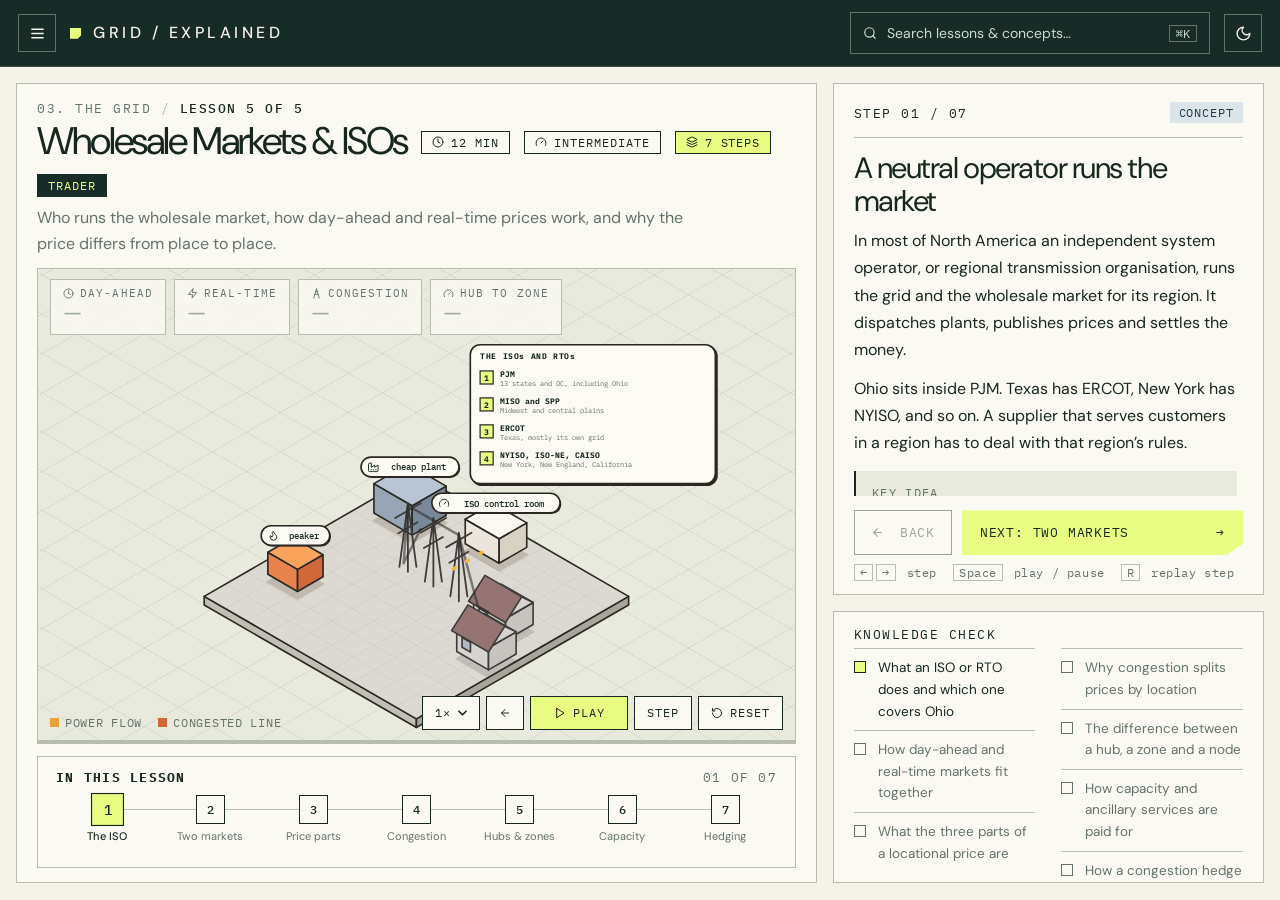
<file: index.html>
<!doctype html>
<html lang="en">
<head>
<meta charset="UTF-8" />
<meta name="viewport" content="width=device-width, initial-scale=1, viewport-fit=cover, interactive-widget=resizes-content" />
<meta name="color-scheme" content="light dark" />
<title>Grid Explained</title>
<meta name="description" content="Interactive lessons for energy developers and power traders: wholesale prices and congestion, capacity auctions, LCOE and project finance, plus how each generation source works. Figures are illustrative; not investment advice." />
<meta name="theme-color" content="#172c26" />
<script>try{var t=JSON.parse(localStorage.getItem('grid-theme'))||(matchMedia('(prefers-color-scheme: dark)').matches?'dark':'light');document.documentElement.dataset.theme=t;document.querySelector('meta[name=theme-color]').content=t=='dark'?'#0d1915':'#172c26'}catch(e){}</script>
<link rel="stylesheet" href="css/app.css" />
<link rel="stylesheet" href="css/scene.css" />
</head>
<body>
<div id="app"></div>
<script type="module" src="js/main.js"></script>
</body>
</html>
</file>
<file: css/app.css>
/* Dashboard layout (top bar · stage card + stepper on the left · step card + checklist on the right),
   painted in the forest / paper / acid palette with DM Sans + IBM Plex Mono. Scene styles live in scene.css. */
@import url('https://fonts.googleapis.com/css2?family=DM+Sans:wght@400;500;600&family=IBM+Plex+Mono:wght@400;500&display=swap');
:root{
  --forest:#172c26;--bg:#f4f2e9;--card:#faf9f2;--paper:#f4f2e9;--ink:#172720;--muted:#64736a;--acid:#e9fc82;
  --line:#b7beb0;--line-strong:#b7beb0;--blue:#90acba;--tint:#e9eade;--tag:#e3e8d9;--gold:#c2a33c;
  --pill-bg:#fbfaf3;--grid-line:#17272012;--dim:saturate(.25) brightness(1.08) contrast(.8);--obj-edge:#2b2722;
  --sans:'DM Sans',Arial,sans-serif;--mono:'IBM Plex Mono',ui-monospace,monospace;color-scheme:light;
}
:root[data-theme=dark]{
  --forest:#0d1915;--bg:#16231e;--card:#1a2a24;--paper:#16231e;--ink:#eef0e2;--muted:#9fb0a5;--line:#34463d;--line-strong:#34463d;
  --tint:#1e2f28;--tag:#263a32;--pill-bg:#23352e;--grid-line:#ffffff0d;--dim:saturate(.25) brightness(.62) contrast(.85);color-scheme:dark;
}
*{box-sizing:border-box}
html{background:var(--bg)}
body{margin:0;font-family:var(--sans);color:var(--ink);background:var(--bg);font-size:15px;line-height:1.6;-webkit-font-smoothing:antialiased}
button,input{font:inherit;color:inherit}button{cursor:pointer}
a:focus-visible,button:focus-visible,input:focus-visible{outline:3px solid var(--gold);outline-offset:3px}
svg.ic{width:1em;height:1em;stroke:currentColor;fill:none;stroke-width:2;stroke-linecap:round;stroke-linejoin:round;flex:none}
code{font-family:var(--mono);font-size:.88em;background:var(--tag);padding:1px 6px}
[hidden]{display:none!important}
/* native-feel baseline */
html{-webkit-tap-highlight-color:transparent;-webkit-text-size-adjust:100%}
input,textarea,select{font-size:16px}
button,a,[role=button],.dot,.node{touch-action:manipulation}
button,[role=button],.chip,.tag,.dot,.sbx-chip,.crumb{user-select:none;-webkit-user-select:none;-webkit-touch-callout:none}
.step-body,.drawer,.modal #results{overscroll-behavior:contain}
.drawer{height:100dvh}


/* top bar: menu · brand · search · theme */
.topbar{position:sticky;top:0;z-index:20;display:flex;align-items:center;gap:14px;padding:12px 18px;background:var(--forest);color:#f4f2e9;border-bottom:1px solid #ffffff26}
.iconbtn{display:grid;place-items:center;width:38px;height:38px;border:1px solid #ffffff55;background:none;color:inherit;font-size:17px;transition:background .2s,color .2s}

.brand{display:flex;align-items:center;gap:12px;letter-spacing:.22em;font-size:16px;font-weight:500;white-space:nowrap;background:none;border:0;padding:0;color:inherit}
.brand i{display:inline-block;width:11px;height:11px;background:var(--acid);clip-path:polygon(0 0,100% 0,100% 70%,70% 100%,0 100%)}
.search{flex:1;max-width:360px;margin-left:auto;display:flex;align-items:center;gap:10px;padding:9px 12px;border:1px solid #ffffff55;background:none;color:#cfd9d1;text-align:left;font-size:14px}

.search kbd{margin-left:auto;font:12px var(--mono);border:1px solid #ffffff55;padding:0 6px;color:#cfd9d1}
.search span{overflow:hidden;white-space:nowrap;text-overflow:ellipsis}

/* layout */
.layout{display:grid;grid-template-columns:minmax(0,65fr) minmax(300px,35fr);gap:18px;max-width:1380px;margin:0 auto;padding:18px;align-items:start}
.card{background:var(--card);border:1px solid var(--line)}
.stage-card{padding:22px 24px 20px}
.crumb{font:12.5px var(--mono);letter-spacing:.12em;text-transform:uppercase;color:var(--muted);margin-bottom:10px}
.crumb b{color:var(--ink);font-weight:500}
.titlerow{display:flex;flex-wrap:wrap;align-items:center;gap:12px 14px}
h1{margin:0;font-size:clamp(34px,3.6vw,54px);line-height:1.03;font-weight:400;letter-spacing:-.055em}
.chip{display:inline-flex;align-items:center;gap:7px;padding:3px 10px;border:1px solid var(--ink);font:12px var(--mono);letter-spacing:.08em;text-transform:uppercase}
.chip.s{background:var(--acid);color:#172720;border-color:#172720}
.tagline{margin:12px 0 18px;color:var(--muted);font-size:17px;max-width:62ch}

/* stage with stat chips overlaid on top */
.stage{position:relative;border:1px solid var(--line);overflow:hidden;
  background:repeating-linear-gradient(30deg,transparent 0 33px,var(--grid-line) 33px 34px),repeating-linear-gradient(-30deg,transparent 0 33px,var(--grid-line) 33px 34px),var(--tint)}
.stats{position:relative;z-index:2;display:flex;flex-wrap:wrap;gap:8px;padding:12px 14px 0}
.stat{display:flex;flex-direction:column;min-width:104px;padding:6px 12px 7px;border:1px solid var(--line);background:color-mix(in srgb,var(--card) 88%,transparent);transition:border-color .3s,background .3s}
.stat small{display:flex;align-items:center;gap:6px;font:11px var(--mono);letter-spacing:.1em;text-transform:uppercase;color:var(--muted)}
.stat b{font-size:22px;font-weight:400;letter-spacing:-.05em;line-height:1.2;color:var(--muted);opacity:.6;transition:color .3s,opacity .3s}
.stat.set{border-color:var(--ink)}.stat.set b{color:var(--ink);opacity:1}
.stat.pulse{animation:flash .9s}.stat.pulse b,.stat.pulse small{animation:ink .9s}
@keyframes ink{0%{color:#172720;opacity:1}}
@keyframes flash{0%{background:var(--acid)}100%{background:color-mix(in srgb,var(--card) 88%,transparent)}}
.scene{display:block;width:100%;height:auto;margin-top:-6px}
.stagefoot{display:flex;align-items:center;gap:18px;padding:2px 14px 12px;font:12px var(--mono);letter-spacing:.06em;text-transform:uppercase;color:var(--muted)}
.legend{display:flex;gap:16px;flex-wrap:wrap}.legend i{display:inline-block;width:9px;height:9px;margin-right:6px}
.ctrls{margin-left:auto;display:flex;align-items:center;gap:6px;flex-wrap:wrap;justify-content:flex-end}
.cbtn{height:34px;padding:0 12px;border:1px solid var(--ink);background:var(--card);display:inline-flex;align-items:center;gap:7px;font:12px var(--mono);letter-spacing:.08em;text-transform:uppercase;color:var(--ink)}
.cbtn.play{background:var(--acid);color:#172720;border-color:#172720;min-width:98px;justify-content:center}
.cbtn.play.on{background:var(--ink);color:var(--bg)}
.speedbox{position:relative}
.speedmenu{position:absolute;right:0;bottom:40px;z-index:12;min-width:132px;padding:6px;background:var(--bg);border:1px solid var(--ink);box-shadow:0 12px 30px #0004}
.speedmenu.down{bottom:auto;top:40px}
.speedmenu button{display:flex;align-items:center;gap:8px;width:100%;padding:8px 10px;border:0;background:none;font:12.5px var(--mono);color:var(--ink);text-align:left}
.speedmenu button i{width:14px;display:inline-grid;visibility:hidden}.speedmenu button[aria-checked=true] i{visibility:visible}
.playcard{display:flex;flex-direction:column;align-items:stretch;gap:8px;padding:10px 12px}.playcard .ctrls{width:100%;justify-content:space-between;flex-wrap:nowrap}.playcard .cbtn{padding:0 8px;gap:4px;font-size:11px;letter-spacing:.04em}.playcard .mono{font:12px var(--mono);letter-spacing:.12em;text-transform:uppercase;color:var(--muted)}.playcard .ctrls{margin-left:auto}
.stagefoot .ctrls{display:none}
.pbar{height:3px;background:var(--line)}.pbar i{display:block;height:100%;width:0;background:var(--ink)}

/* stepper card under the stage */
.stepper{margin-top:16px;padding:16px 20px 14px;border:1px solid var(--line);background:var(--card)}
.stepper-head{display:flex;justify-content:space-between;font:12.5px var(--mono);letter-spacing:.1em;text-transform:uppercase;margin-bottom:14px}
.stepper-head span{color:var(--muted)}
.dots{display:flex;align-items:flex-start}
.dot{flex:1;min-width:0;display:flex;flex-direction:column;align-items:center;gap:6px;background:none;border:0;padding:0;position:relative;font-size:12px}
.dot:before{content:"";position:absolute;top:14px;left:-50%;width:100%;height:1px;background:var(--line);z-index:0}
.dot:first-child:before{display:none}
.dot.done:before,.dot.cur:before{background:var(--ink)}
.dot i{position:relative;z-index:1;display:grid;place-items:center;width:29px;height:29px;border:1px solid var(--ink);background:var(--card);font:500 12px var(--mono);font-style:normal;transition:background .2s,transform .2s}
.dot.done i{background:var(--ink);color:var(--card)}
.dot.cur i{background:var(--acid);color:#172720;transform:scale(1.14)}

.dot span{max-width:96px;text-align:center;line-height:1.25;height:2.5em;overflow:hidden;font-size:11px;color:var(--muted)}
.dot.cur span{color:var(--ink);font-weight:500}

/* right column */
.side{display:flex;flex-direction:column;gap:18px;position:sticky;top:76px}
.step{padding:22px 22px 18px}
.step-top{display:flex;justify-content:space-between;align-items:center;font:12.5px var(--mono);letter-spacing:.12em;text-transform:uppercase;padding-bottom:14px;border-bottom:1px solid var(--line)}
.tag{padding:3px 9px;background:var(--tag);font-size:11.5px;letter-spacing:.08em}
.tag.METHOD{background:var(--acid);color:#172720}.tag.CONCEPT{background:#dbe5e9;color:#1f3a47}.tag.NUMBERS{background:#efe3b8;color:#4d3d0c}.tag.PROBLEM,.tag.TRADE-OFF{background:#f1d9cf;color:#6e2c18}
:root[data-theme=dark] .tag.CONCEPT{background:#26414d;color:#d3e6ee}:root[data-theme=dark] .tag.NUMBERS{background:#4a3f17;color:#f1e3ad}:root[data-theme=dark] .tag.PROBLEM,:root[data-theme=dark] .tag.TRADE-OFF{background:#5a2c1d;color:#f5d6c9}
.step h2{margin:18px 0 12px;font-size:clamp(26px,2.3vw,34px);line-height:1.1;font-weight:400;letter-spacing:-.05em}
.step-body{max-height:min(44vh,340px);overflow:auto;padding-right:6px}
.step-body p{margin:0 0 12px;font-size:16px;line-height:1.7}
.callout{padding:14px 16px;border-left:2px solid var(--ink);background:var(--tint);font-size:15px;line-height:1.65;margin:14px 0 4px}
.callout.know{border-left-color:var(--blue)}.callout.warn{border-left-color:var(--gold)}
.callout small{display:block;font:11.5px var(--mono);letter-spacing:.12em;text-transform:uppercase;color:var(--muted);margin-bottom:4px}
.navrow{display:flex;gap:10px;margin-top:18px}
.btn{display:flex;align-items:center;justify-content:center;gap:16px;padding:13px 16px;border:1px solid var(--ink);background:none;font:13px var(--mono);letter-spacing:.06em;text-transform:uppercase;transition:background .2s,transform .2s}

.btn.primary{flex:1.7;justify-content:space-between;background:var(--acid);color:#172720;border:0;padding:14px 18px;clip-path:polygon(0 0,100% 0,100% 74%,94% 100%,0 100%)}

.btn:disabled{opacity:.4;cursor:default}
.hint{margin-top:12px;font:12px var(--mono);letter-spacing:.05em;color:var(--muted);display:flex;gap:16px;flex-wrap:wrap}
.hint kbd{font:inherit;border:1px solid var(--line);padding:0 5px;margin-right:3px}
.learn{padding:18px 22px 10px}
.learn h3{margin:0 0 6px;font:12.5px var(--mono);letter-spacing:.12em;text-transform:uppercase;font-weight:400}
.learn ul{margin:0;padding:0;list-style:none}
.learn li{display:flex;gap:12px;align-items:baseline;padding:10px 0;border-top:1px solid var(--line);font-size:14.5px;color:var(--muted);transition:color .2s}
.learn li i{flex:none;width:12px;height:12px;border:1px solid var(--muted);position:relative;top:1px;transition:all .25s}
.learn li.got{color:var(--ink)}.learn li.got i{background:var(--acid);border-color:var(--ink)}

/* drawer + search */
.scrim{position:fixed;inset:0;background:#0a1511a6;z-index:40;opacity:0;pointer-events:none;transition:opacity .2s}
.scrim.open{opacity:1;pointer-events:auto}
.drawer{position:fixed;top:0;bottom:0;left:0;width:340px;max-width:90vw;z-index:50;padding:22px 22px 30px;background:var(--bg);border-right:1px solid var(--ink);transform:translateX(-102%);transition:transform .25s;overflow:auto}
.drawer.open{transform:none}
.drawer .brand{margin-bottom:6px;color:var(--ink)}
.drawer h4{margin:26px 0 8px;font:12px var(--mono);letter-spacing:.14em;text-transform:uppercase;font-weight:400;color:var(--muted);padding-bottom:8px;border-bottom:1px solid var(--line)}
.lesson-link{display:flex;align-items:baseline;gap:14px;width:100%;padding:11px 8px;border:0;border-bottom:1px solid var(--line);background:none;text-align:left;transition:background .15s}

.lesson-link .n{font:12px var(--mono);color:var(--muted);width:20px;flex:none}
.lesson-link .t{font-size:18px;letter-spacing:-.03em;line-height:1.2}
.lesson-link small{display:block;color:var(--muted);font-size:13px;letter-spacing:0;margin-top:2px}
.drawer .lesson-link:not(.cur) small{display:none}
.lesson-link.cur{background:var(--acid);color:#172720}.lesson-link.cur .n,.lesson-link.cur small{color:#3a4a2a}
.lesson-link.soon{opacity:.5;cursor:default}
.modal{position:fixed;z-index:60;top:12vh;left:50%;width:min(560px,92vw);transform:translateX(-50%);padding:18px;border:1px solid var(--ink);background:var(--bg);box-shadow:0 24px 50px #0005;display:none}
.modal.open{display:block}
.modal input{width:100%;padding:12px 2px;border:0;border-bottom:1px solid var(--ink);background:transparent;font-size:20px;letter-spacing:-.03em;outline:none;margin-bottom:10px}

/* sandbox */
.sbx-weather,.sbx-presets{display:flex;flex-wrap:wrap;gap:8px}
.sbx-weather{margin-bottom:10px}
.sbx-chip{border:1px solid var(--ink);background:none;padding:6px 12px;font:12px var(--mono);letter-spacing:.06em;text-transform:uppercase}
.sbx-chip.on{background:var(--acid);color:#172720}
.sbx-chart{display:block;width:100%;height:auto;border:1px solid var(--line);background:var(--tint)}
.sbx-legend{display:flex;flex-wrap:wrap;gap:6px 16px;margin:10px 0 4px;font:11px var(--mono);letter-spacing:.06em;text-transform:uppercase;color:var(--muted)}
.sbx-legend i,.sbx-row i{display:inline-block;width:10px;height:10px;margin-right:7px;border:1px solid var(--obj-edge)}
.sbx-sliders{display:grid;grid-template-columns:1fr 1fr;gap:10px 28px;margin-top:14px;border-top:1px solid var(--line);padding-top:14px}
.sbx-row{display:grid;grid-template-columns:150px 1fr 58px;align-items:center;gap:10px;font-size:14px}
.sbx-row input{width:100%;accent-color:var(--ink)}.sbx-row output{font:12.5px var(--mono);text-align:right}
.sbx-stats{display:grid;grid-template-columns:1fr 1fr;gap:12px;margin:14px 0 6px}
.sbx-stats div{border-top:1px solid var(--line);padding-top:8px}.sbx-stats small{display:block;font:11px var(--mono);letter-spacing:.1em;text-transform:uppercase;color:var(--muted)}
.sbx-stats b{display:block;font-size:30px;font-weight:400;letter-spacing:-.05em;line-height:1.1}.sbx-stats em{font:11.5px var(--mono);font-style:normal;color:var(--muted)}
.sbx-note{font-size:14px;line-height:1.65;color:var(--muted);margin:12px 0 4px}
@media(max-width:1000px){.sbx-sliders{grid-template-columns:1fr}}
@media(max-width:860px){
  :root{--bar:calc(67px + env(safe-area-inset-top,0px))}
  .topbar{padding:calc(12px + env(safe-area-inset-top,0px)) calc(14px + env(safe-area-inset-right,0px)) 12px calc(14px + env(safe-area-inset-left,0px))}
  /* diagram stays pinned under the bar while the step text scrolls beneath it */
  .layout{display:flex;flex-direction:column;align-items:stretch;gap:0;min-width:0;padding:12px calc(14px + env(safe-area-inset-right,0px)) 0 calc(14px + env(safe-area-inset-left,0px))}
  .stage-card{display:contents}
  .crumb,.titlerow,.tagline{order:0}
  .tagline{font-size:15px;margin:8px 0 12px}
  .stage{position:sticky;top:var(--bar);z-index:8}
  .stats{flex-wrap:nowrap;overflow-x:auto;gap:6px;padding:8px 10px 0;scrollbar-width:none;overscroll-behavior-x:contain}
  .stats::-webkit-scrollbar{display:none}
  .stat{flex:none;min-width:0;padding:4px 9px 5px}.stat small{font-size:10px}.stat b{font-size:17px}
  .scene{margin-top:-2px}
  .playcard{display:none}.stagefoot .ctrls{display:flex;flex-wrap:nowrap;gap:5px}.stagefoot .c-rst{font-size:0;gap:0;padding:0 10px}.stagefoot .c-rst svg{width:15px;height:15px}
  .stagefoot{padding:0 10px 8px;flex-wrap:wrap;gap:8px}.ctrls{width:100%;justify-content:space-between;margin-left:0}.cbtn{padding:0 10px;height:36px}.legend{font-size:10.5px}
  .stepper{margin:12px 0 0;padding:12px 14px 10px}
  .hint{display:none}
  .side{position:static;margin-top:14px}
  .step-body{max-height:none;overflow:visible}
  body{padding-bottom:calc(86px + env(safe-area-inset-bottom,0px))}
  .step .navrow{position:fixed;left:calc(10px + env(safe-area-inset-left,0px));right:calc(10px + env(safe-area-inset-right,0px));bottom:calc(10px + env(safe-area-inset-bottom,0px));z-index:15;margin:0;padding:10px;background:var(--bg);border:1px solid var(--ink)}
  .search kbd{display:none}
  .drawer{padding-top:calc(22px + env(safe-area-inset-top,0px));padding-left:calc(22px + env(safe-area-inset-left,0px));padding-bottom:calc(30px + env(safe-area-inset-bottom,0px))}
  .sbx-sliders{grid-template-columns:1fr}.sbx-row{grid-template-columns:118px 1fr 54px}
}
/* tap a chart card to enlarge it (phones) */
.zoomwrap{position:fixed;inset:0;z-index:70;display:none;align-items:center;justify-content:center;padding:calc(16px + env(safe-area-inset-top,0px)) 14px calc(16px + env(safe-area-inset-bottom,0px));background:#0a1511d9;overscroll-behavior:contain}
.zoomwrap.open{display:flex}
.zoombox{position:relative;width:100%;max-width:560px}
.zoombox svg{display:block;width:100%;height:auto;overflow:visible}
.zoomx{position:absolute;right:-2px;top:-46px;height:36px;padding:0 14px;border:1px solid #f4f2e9;background:none;color:#f4f2e9;font:12px var(--mono);letter-spacing:.08em;text-transform:uppercase}
.zoomhint{display:none;font:11px var(--mono);letter-spacing:.06em;text-transform:uppercase;color:var(--muted)}
@media(max-width:1000px){.zoomhint{display:inline}.chartcard{cursor:zoom-in}}
}
@media(max-width:560px){.brand span{display:none}.search{max-width:none}}
@media(prefers-reduced-motion:reduce){*{transition:none!important}}

/* hover only where a precise pointer exists; touch gets :active instead */
@media (hover:hover) and (pointer:fine){
  .iconbtn:hover{background:var(--acid);color:#172720;border-color:var(--acid)}
  .search:hover{border-color:var(--acid)}
  .cbtn:not(.play):hover{background:var(--acid);color:#172720}.speedmenu button:hover{background:var(--tint)}
  .dot:hover i{background:var(--acid);color:#172720}
  .btn:hover:not(:disabled){background:var(--tint)}
  .btn.primary:hover:not(:disabled){background:#f4ffa8;transform:translateY(-2px)}
  .lesson-link:hover{background:var(--tint)}.lesson-link.soon:hover{background:none}
  .sbx-chip:hover{background:var(--tint)}
}
.iconbtn:active,.cbtn:not(.play):active{background:var(--acid);color:#172720}.speedmenu button:active{background:var(--tint)}
.btn:active:not(:disabled){transform:scale(.97);background:var(--tint)}.btn.primary:active:not(:disabled){background:#f4ffa8}
.dot:active i{background:var(--acid);color:#172720}
.lesson-link:active{background:var(--tint)}.sbx-chip:active{background:var(--acid);color:#172720}
.btn,.iconbtn,.dot,.sbx-chip,.lesson-link,.cbtn{transition:transform 120ms ease-out,background 120ms}

/* drawer accordions: outer "All lessons" holds one small accordion per group */
.acc>summary{list-style:none;cursor:pointer;display:flex;align-items:center;gap:10px;-webkit-tap-highlight-color:transparent;user-select:none}
.acc>summary::-webkit-details-marker{display:none}
.acc>summary::after{content:"";margin-left:auto;width:8px;height:8px;border-right:1.5px solid currentColor;border-bottom:1.5px solid currentColor;transform:rotate(-45deg);transition:transform .2s;flex:none}
.acc[open]>summary::after{transform:rotate(45deg)}
.acc>summary em{font:11px var(--mono);font-style:normal;color:var(--muted);border:1px solid var(--line);padding:0 6px}
.accs{margin-top:18px;border:1px solid var(--ink)}
.acc.inner{border-top:1px solid var(--line)}.acc.inner:first-child{border-top:0}
.acc.inner>summary{padding:13px 14px;font-size:16px;letter-spacing:-.02em;background:var(--tint)}
.acc.inner[open]>summary{background:var(--acid);color:#172720}.acc.inner[open]>summary em{color:#172720;border-color:#172720}
.acc.inner>summary .gn{font:11px var(--mono);color:var(--muted);letter-spacing:.06em}.acc.inner[open]>summary .gn{color:#3a4a2a}
.acc.inner>summary em{margin-left:auto}.acc.inner>summary::after{margin-left:0}
.acc.inner .lesson-link{padding:10px 14px;border-bottom:0;border-top:1px solid var(--line)}
.acc.inner .lesson-link .t{font-size:16px}

.chip.t{background:var(--forest);color:var(--acid);border-color:var(--forest)}
.bd{align-self:center;margin-left:auto;flex:none;font:9.5px var(--mono);font-style:normal;letter-spacing:.08em;background:var(--forest);color:var(--acid);padding:2px 5px}
.lesson-link.cur .bd{background:#172c26;color:#e9fc82}
.seg{display:flex;margin:14px 0 0;border:1px solid var(--ink)}
.seg button{flex:1;border:0;background:none;color:var(--ink);font:12px var(--mono);letter-spacing:.06em;text-transform:uppercase;padding:9px 0}
.seg button+button{border-left:1px solid var(--ink)}
.seg button[aria-pressed=true]{background:var(--acid);color:#172720}

@media(max-width:700px){.dot span{display:none}}   /* phones: numbers only, titles would not fit */

/* Desktop "fit" layout: the lesson fills the window height. Diagram on the left with stats, legend and playback controls laid over it,
   stepper under it; step card and Knowledge Check on the right. Phones (≤ 860 px) keep the stacked layout above. */
@media(min-width:861px){
  .layout.fit{height:calc(100dvh - 68px);min-height:640px;max-width:1800px;padding:16px;gap:16px;align-items:stretch}
  .layout.fit .stage-card{display:flex;flex-direction:column;min-height:0;min-width:0;padding:16px 20px 14px}
  .layout.fit .crumb{margin-bottom:6px}
  .layout.fit h1{font-size:clamp(30px,3vw,46px)}
  .layout.fit .tagline{margin:8px 0 12px;font-size:16px}
  .layout.fit .stage{flex:1;min-height:0;display:flex;flex-direction:column}
  .layout.fit .stats{flex:none;padding:10px 12px 0}
  .layout.fit .scene{flex:1 1 0;min-height:0;width:100%;height:100%;margin:0}
  .layout.fit .stagefoot{position:absolute;left:0;right:0;bottom:3px;z-index:3;padding:0 12px 10px;pointer-events:none;align-items:flex-end}
  .layout.fit .stagefoot > *{pointer-events:auto}
  .layout.fit .stagefoot .ctrls{display:flex;flex-wrap:nowrap;margin-left:auto}
  .layout.fit .zoomhint{display:none}
  .layout.fit .stage > .pbar{position:absolute;left:0;right:0;bottom:0;z-index:4}
  .layout.fit .stepper{flex:none;margin-top:12px;padding:12px 18px 10px}
  .layout.fit .stepper-head{margin-bottom:10px}
  .layout.fit .side{position:static;height:100%;min-height:0;min-width:0;gap:16px}
  .layout.fit .playcard{display:none}
  .layout.fit .step{flex:1;min-height:0;display:flex;flex-direction:column;padding:18px 20px 14px}
  .layout.fit .step h2{margin:14px 0 10px}
  .layout.fit .step-body{flex:1;min-height:0;max-height:none}
  .layout.fit .navrow{margin-top:14px}
  .layout.fit .hint{margin-top:10px}
  .layout.fit .learn{flex:none;padding:14px 20px 4px}
  .layout.fit .learn ul{columns:2;column-gap:26px}
  .layout.fit .learn li{break-inside:avoid;padding:8px 0;font-size:13.5px}
}

/* fit layout: smaller windows. Keep a sensible minimum height (the page scrolls below it) and give the long Knowledge Check its own scroll. */
@media(min-width:861px){
  .layout.fit{min-height:640px}
  .layout.fit .step{min-height:280px}
  .layout.fit .learn{flex:0 1 auto;max-height:34%;overflow:auto}
}
@media(min-width:861px) and (max-height:860px){
  .layout.fit .tagline{display:none}
  .layout.fit .stat{min-width:0;padding:3px 10px 4px}.layout.fit .stat b{font-size:18px}
  .layout.fit .learn li{padding:6px 0;font-size:13px}
  .layout.fit .step h2{font-size:clamp(22px,2vw,28px);margin:10px 0 8px}
  .layout.fit .step-body p{font-size:15px;margin-bottom:10px}
}
@media(min-width:861px) and (max-width:1200px){
  .layout.fit .stats{flex-wrap:nowrap;overflow-x:auto;scrollbar-width:none}
  .layout.fit .stats::-webkit-scrollbar{display:none}
  .layout.fit .stat{flex:none}
  .layout.fit .learn ul{columns:1}
}

.drawer .disclaimer{margin:26px 0 0;font-size:12px;line-height:1.5;color:var(--muted)}
</file>
<file: css/scene.css>
/* ---------- scene ---------- */
.scene .o{stroke:var(--obj-edge);stroke-width:2;stroke-linejoin:round;stroke-linecap:round}
.scene .thin{stroke:var(--obj-edge);stroke-width:1.4;fill:none;stroke-linecap:round}
.scene .ln{stroke:var(--obj-edge);stroke-width:2.2;fill:none;stroke-linecap:round;stroke-linejoin:round}
.scene .gridl{stroke:var(--grid-line);stroke-width:1;fill:none}
.scene text{font-family:var(--mono);fill:var(--ink)}
.el{transition:opacity .4s,filter .4s,transform .5s cubic-bezier(.2,.9,.3,1.25)}
.el.ghost{opacity:.5}
.el.hide{opacity:0!important;transform:translateY(-12px);pointer-events:none}
.el.dim{filter:var(--dim)}
.el.dim[data-id$=":l"]{opacity:0}
.el.flowel.hide{transform:none}
.pill rect{fill:var(--pill-bg);stroke:var(--obj-edge);stroke-width:2}
.pill .shadow{fill:var(--obj-edge);stroke:none}
.pill text{font-size:11.5px;font-weight:500;dominant-baseline:central}
.pill use{stroke:var(--ink);fill:none;stroke-width:2;stroke-linecap:round;stroke-linejoin:round}
.chartcard rect.bg{fill:var(--pill-bg);stroke:var(--obj-edge);stroke-width:2}
.chartcard text{font-size:9.5px;fill:var(--muted)}
.chartcard text.ttl{font-size:9.5px;font-weight:700;letter-spacing:.08em;fill:var(--ink)}
.chartcard .ax{stroke:var(--line-strong);stroke-width:1.2;fill:none}

/* flows */
.flow{--fc:#e8a33a}
.flow .track{fill:none;stroke:var(--obj-edge);stroke-width:3;opacity:.55;stroke-linecap:round;stroke-linejoin:round}
.flow.pipe .track{stroke-width:11;opacity:1}
.flow.pipe .fill{fill:none;stroke:var(--pipe,#cfe4f6);stroke-width:6.5;stroke-linecap:round;stroke-linejoin:round}
.flow .dash{fill:none;stroke:var(--fc);stroke-width:5;stroke-linecap:round;stroke-linejoin:round;stroke-dasharray:.1 14;opacity:0;transition:opacity .3s}
.flow.pipe .dash{stroke:#fff;stroke-width:3.5;stroke-dasharray:6 12}
.flow.on .dash{opacity:1;animation:march .8s linear infinite}
.flow.slow.on .dash{animation-duration:1.6s}.flow.fast.on .dash{animation-duration:.45s}
.flow.rev.on .dash{animation-direction:reverse}
.flow.on .track{opacity:.9}
@keyframes march{to{stroke-dashoffset:-28}}
.k-dc,.k-electric,.k-hv{--fc:#e8a33a}.k-ac{--fc:#7c63d0}.k-light{--fc:#f1b83a}.k-water{--fc:#2f86ce;--pipe:#bfdcf5}
.k-cash{--fc:#6f9a3c}.k-steam{--fc:#9aa3ad;--pipe:#e8e6e1}.k-heat{--fc:#d0683a;--pipe:#f6c9ae}.k-gas{--fc:#2a9d8f;--pipe:#c9ece6}.k-wind{--fc:#5b9bd5}
.k-light .track,.k-wind .track{opacity:0}
.k-wind.on .track,.k-light.on .track{opacity:.0}
.k-light .dash{stroke-dasharray:3 16;stroke-width:4}
.k-wind .dash{stroke-dasharray:14 22;stroke-width:3}

/* motion */
.spin{animation:spin var(--spin,6s) linear infinite;transform-origin:0 0}
.spin.slow{animation-duration:30s}
.scene.paused *{animation-play-state:paused!important}
.rev-spin{animation-direction:reverse}
@keyframes spin{to{transform:rotate(360deg)}}
.bob{animation:bob 3s ease-in-out infinite}
@keyframes bob{50%{transform:translateY(-5px)}}
.rise{animation:rise 3s ease-in infinite;transform-box:fill-box;transform-origin:center}
@keyframes rise{0%{transform:translateY(8px) scale(.6);opacity:0}25%{opacity:.9}100%{transform:translateY(-34px) scale(1.5);opacity:0}}
.flicker{animation:flicker .5s steps(2) infinite}
@keyframes flicker{50%{transform:scaleY(.86) scaleX(1.06)}}
.wave{animation:wave 3.2s ease-in-out infinite}
@keyframes wave{50%{transform:translateX(7px)}}
.glow{animation:glow 1.8s ease-in-out infinite}
@keyframes glow{50%{opacity:.35}}
.travel{animation:travel var(--t,3s) linear infinite}
@keyframes travel{to{offset-distance:100%}}
</file>
